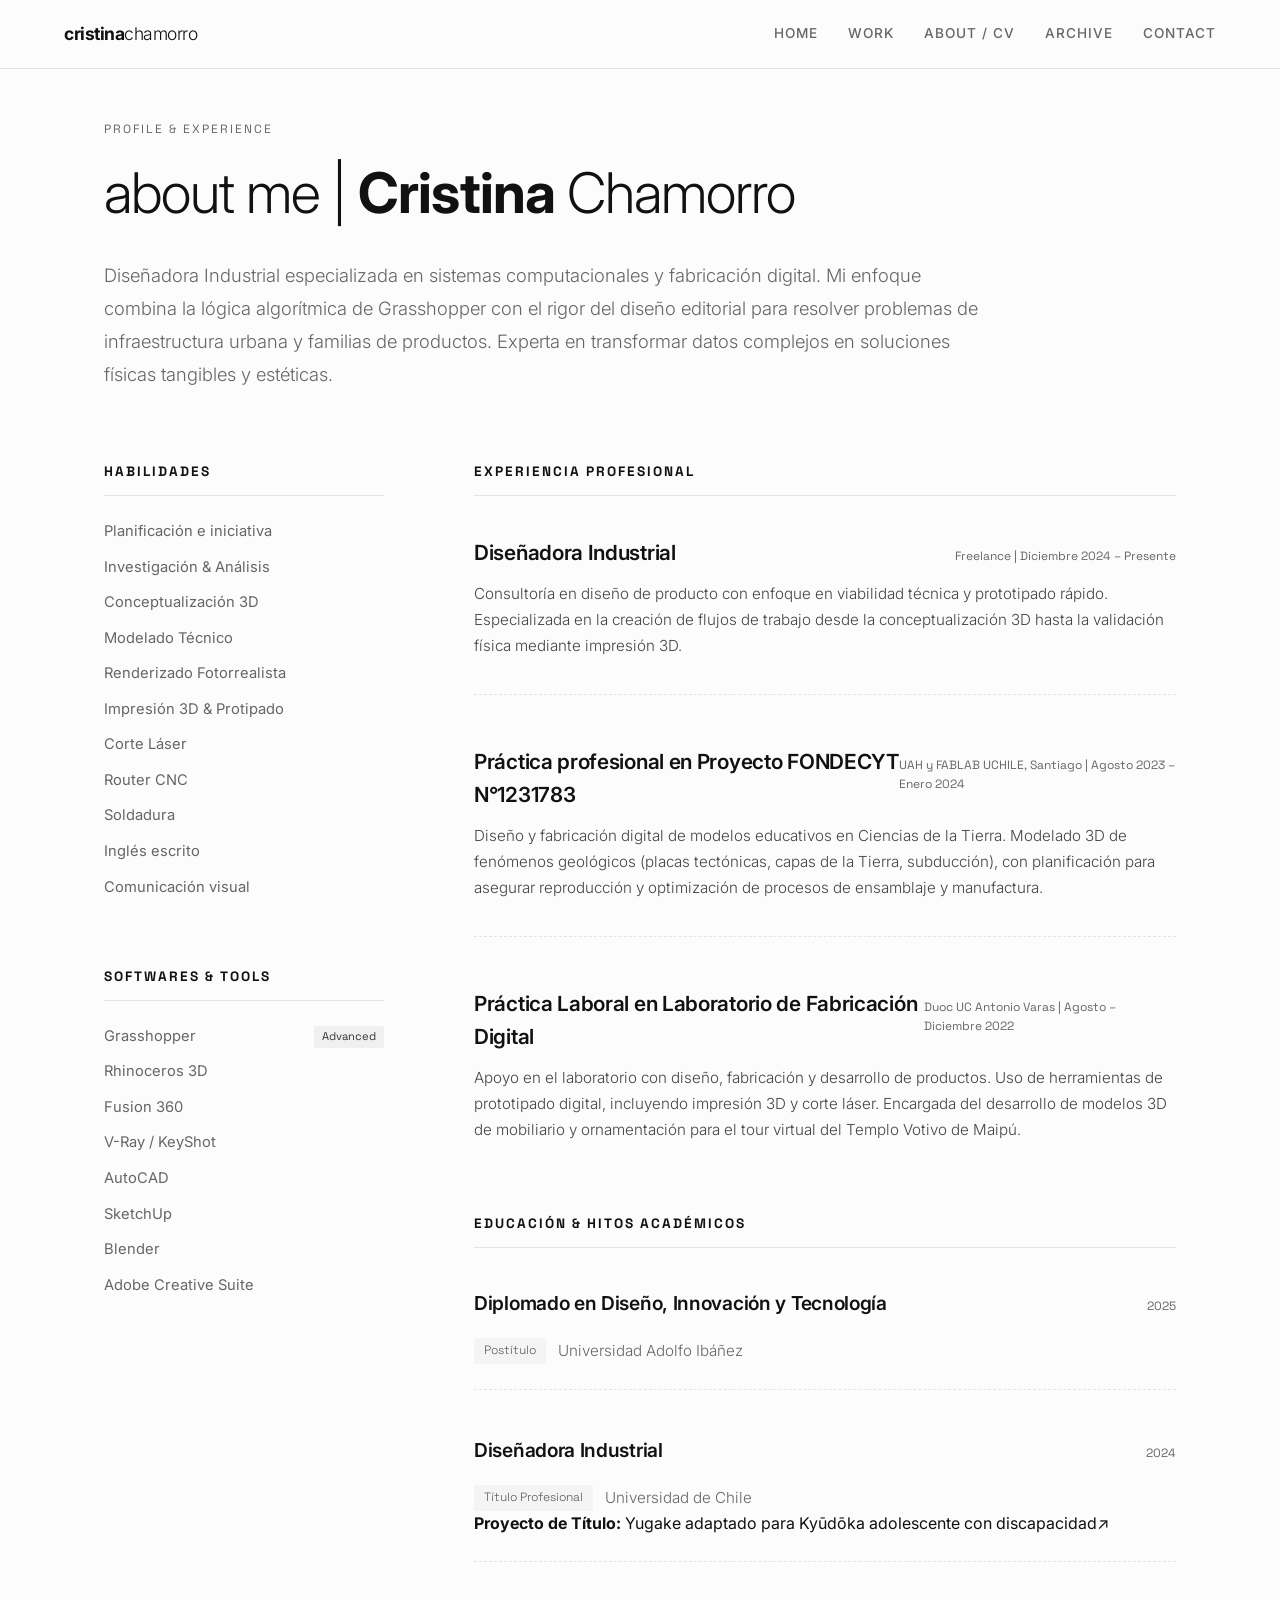
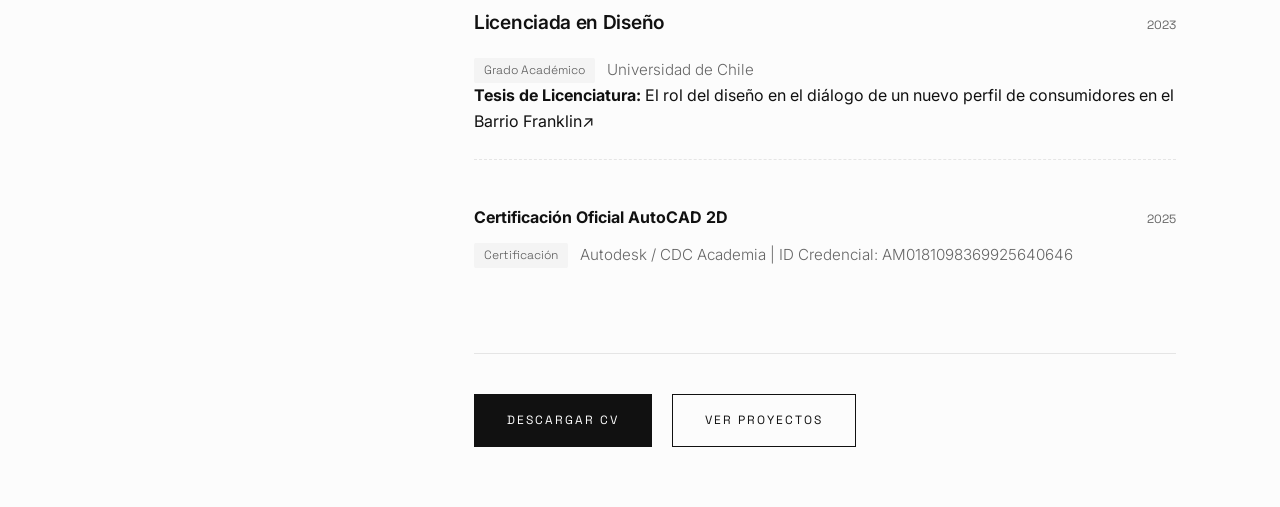
<file: about/index.html>
<!DOCTYPE html>
<html lang="es">
<head>
    <meta charset="UTF-8">
    <meta name="viewport" content="width=device-width, initial-scale=1.0">

    <meta name="robots" content="noindex, nofollow">
    
    <title>About / CV — Cristina Chamorro</title>
    <link rel="stylesheet" href="../style.css">
</head>
<body id="about-page">

    <!-- NAVEGACIÓN -->
    <nav class="main-nav">
        <a href="../" class="nav-logo"><strong>cristina</strong>chamorro</a>
        <div class="nav-links">
            <a href="../">Home</a>
            <a href="../work/">Work</a>
            <a href="./" class="active">About / CV</a>
            <a href="../archive/">Archive</a>
            <a href="mailto:cristinachamorro21@gmail.com" class="nav-contact">Contact</a>
        </div>
    </nav>

    <main class="contenedor">
        
        <!-- HEADER / INTRODUCCIÓN -->
        <header class="cv-header">
            <span class="section-label">Profile & Experience</span>
            <h1>about me | <b>Cristina</b> Chamorro</h1>
            <p class="cv-intro">
                Diseñadora Industrial especializada en sistemas computacionales y fabricación digital. Mi enfoque combina la lógica algorítmica de Grasshopper con el rigor del diseño editorial para resolver problemas de infraestructura urbana y familias de productos. Experta en transformar datos complejos en soluciones físicas tangibles y estéticas.
            </p>
        </header>

        <!-- GRID PRINCIPAL DE 2 COLUMNAS -->
        <div class="cv-grid">
            
            <!-- COLUMNA IZQUIERDA: SIDEBAR -->
            <aside class="cv-sidebar">
                
                <div class="skills-block">
                    <h2>Habilidades</h2>
                    <ul>
                        <li>Planificación e iniciativa</li>
                        <li>Investigación & Análisis</li>
                        <li>Conceptualización 3D</li>
                        <li>Modelado Técnico</li>
                        <li>Renderizado Fotorrealista</li>
                        <li>Impresión 3D & Protipado</li>
                        <li>Corte Láser</li>
                        <li>Router CNC</li>
                        <li>Soldadura</li>
                        <li>Inglés escrito</li>
                        <li>Comunicación visual</li>
                    </ul>
                </div>

                <div class="skills-block tech-list">
                    <h2>Softwares & Tools</h2>
                    <ul>
                        <li>Grasshopper <span>Advanced</span></li>
                        <li>Rhinoceros 3D</li>
                        <li>Fusion 360</li>
                        <li>V-Ray / KeyShot</li>
                        <li>AutoCAD</li>
                        <li>SketchUp</li>
                        <li>Blender</li>
                        <li>Adobe Creative Suite</li>
                    </ul>
                </div>

            </aside>

            <!-- COLUMNA DERECHA: EXPERIENCIA & EDUCACIÓN -->
            <section class="cv-main-content">
                
                <h2 class="section-subtitle">Experiencia Profesional</h2>

                <article class="experience-item">
                    <div class="exp-header">
                        <h3>Diseñadora Industrial</h3>
                        <span class="exp-date">Freelance | Diciembre 2024 – Presente</span>
                    </div>
                    <p>Consultoría en diseño de producto con enfoque en viabilidad técnica y prototipado rápido. Especializada en la creación de flujos de trabajo desde la conceptualización 3D hasta la validación física mediante impresión 3D.</p>
                </article>

                <article class="experience-item">
                    <div class="exp-header">
                        <h3>Práctica profesional en Proyecto FONDECYT N°1231783</h3>
                        <span class="exp-date">UAH y FABLAB UCHILE, Santiago | Agosto 2023 – Enero 2024</span>
                    </div>
                    <p>Diseño y fabricación digital de modelos educativos en Ciencias de la Tierra. Modelado 3D de fenómenos geológicos (placas tectónicas, capas de la Tierra, subducción), con planificación para asegurar reproducción y optimización de procesos de ensamblaje y manufactura.</p>
                </article>

                <article class="experience-item">
                    <div class="exp-header">
                        <h3>Práctica Laboral en Laboratorio de Fabricación Digital</h3>
                        <span class="exp-date">Duoc UC Antonio Varas | Agosto – Diciembre 2022</span>
                    </div>
                    <p>Apoyo en el laboratorio con diseño, fabricación y desarrollo de productos. Uso de herramientas de prototipado digital, incluyendo impresión 3D y corte láser. Encargada del desarrollo de modelos 3D de mobiliario y ornamentación para el tour virtual del Templo Votivo de Maipú.</p>
                </article>


<section class="education-section">
    <h2 class="section-subtitle edu-subtitle">Educación & Hitos Académicos</h2>

    <!-- DIPLOMADO -->
    <article class="education-item">
        <div class="exp-header">
            <h3>Diplomado en Diseño, Innovación y Tecnología</h3>
            <span class="exp-date">2025</span>
        </div>
        <div class="edu-institution">
            <span class="badge">Postítulo</span>
            <p>Universidad Adolfo Ibáñez</p>
        </div>
    </article>

    <!-- TÍTULO PROFESIONAL -->
    <article class="education-item">
        <div class="exp-header">
            <h3>Diseñadora Industrial</h3>
            <span class="exp-date">2024</span>
        </div>
        <div class="edu-institution">
            <span class="badge">Título Profesional</span>
            <p>Universidad de Chile</p>
        </div>
        <p class="project-link-wrapper">
            <strong>Proyecto de Título:</strong> 
            <a href="../proyectos/yugake.html" class="inline-link">
                
Yugake adaptado para Kyūdōka adolescente con discapacidad<span class="arrow">↗</span>
            </a>
        </p>
    </article>

    <!-- LICENCIATURA -->
    <article class="education-item">
        <div class="exp-header">
            <h3>Licenciada en Diseño</h3>
            <span class="exp-date">2023</span>
        </div>
        <div class="edu-institution">
            <span class="badge">Grado Académico</span>
            <p>Universidad de Chile</p>
        </div>
        <p class="project-link-wrapper">
            <strong>Tesis de Licenciatura:</strong> 
            <a href="/proyectos/franklin.html" class="inline-link">
                
El rol del diseño en el diálogo de un nuevo perfil de consumidores en el Barrio Franklin<span class="arrow">↗</span>
            </a>
        </p>
    </article>

    <!-- CERTIFICACIÓN -->
<article class="education-item">
    <div class="exp-header">
        <h4>Certificación Oficial AutoCAD 2D</h4>
        <span class="exp-date">2025</span> <!-- O el año en que te certificaste -->
    </div>
    <div class="edu-institution">
        <span class="badge">Certificación</span>
        <p>Autodesk / CDC Academia | ID Credencial: AM0181098369925640646</p>
    <p class="cert-code" style="margin-top: 6px;"></p>
</article>
</section>

                <!-- BOTONES DE ACCIÓN (FOOTER DEL CV) -->
                <div class="cv-actions">
                    <a href="../cv-cristina-chamorro.pdf" class="btn-cv" download>Descargar CV</a>
                    <a href="../work/" class="btn-cv btn-outline">Ver Proyectos</a>
                </div>
            </section>

        </div>
    </main>

</body>
</html>
</file>
<file: style.css>
/* ==========================================================================
   1. VARIABLES Y CONFIGURACIÓN GLOBAL
   ========================================================================== */
@import url('https://fonts.googleapis.com/css2?family=Inter:wght@300;400;500;600;700&family=Space+Grotesk:wght@400;600;700&display=swap');

:root {
  /* Paleta Editorial & Contraste */
  --bg-color: #fcfcfc;          /* Off-white editorial */
  --text-primary: #111111;      /* Negro sobrio */
  --text-secondary: #666666;    /* Gris técnico */
  --border-color: #e5e5e5;      /* Líneas delgadas de separación */
  --accent-hover: #000000;
  
  /* Footer Specifics */
  --ft-bg: #f4f4f6;             /* Gris tenue de contraste a ras de suelo */
  --ft-card-bg: #ffffff;
  --ft-border: #e2e2e5;
  
  /* Tipografías */
  --font-main: 'Inter', system-ui, -apple-system, sans-serif;
  --font-tech: 'Space Grotesk', monospace;
}

* {
  margin: 0;
  padding: 0;
  box-sizing: border-box;
}

html {
  width: 100%;
}

body {
  background-color: var(--bg-color);
  color: var(--text-primary);
  font-family: var(--font-main);
  line-height: 1.6;
  -webkit-font-smoothing: antialiased;
  width: 100%;
  min-height: 100vh;
  display: flex;
  flex-direction: column;
}

/* El main absorbe el espacio vertical sobrante para empujar el footer abajo */
main.contenedor {
  flex: 1;
  width: 100%;
  max-width: 1200px;
  margin: 0 auto;
  padding: 120px 5% 60px 5%;
}

a {
  text-decoration: none;
  color: inherit;
}

img {
  display: block;
  max-width: 100%;
}

/* ==========================================================================
   2. BARRA DE NAVEGACIÓN
   ========================================================================== */
.main-nav {
  position: fixed;
  top: 0;
  left: 0;
  width: 100%;
  display: flex;
  justify-content: space-between;
  align-items: center;
  padding: 20px 5%;
  background: rgba(252, 252, 252, 0.9);
  backdrop-filter: blur(10px);
  border-bottom: 1px solid var(--border-color);
  z-index: 1000;
}

.nav-logo {
  font-size: 1.1rem;
  letter-spacing: -0.5px;
  font-weight: 300;
}

.nav-logo strong {
  font-weight: 700;
}

.nav-links {
  display: flex;
  gap: 30px;
  font-size: 0.85rem;
  font-weight: 500;
  text-transform: uppercase;
  letter-spacing: 1px;
}

.nav-links a {
  color: var(--text-secondary);
  transition: color 0.3s ease;
}

.nav-links a:hover {
  color: var(--text-primary);
}

/* ==========================================================================
   3. ENCABEZADOS GENERALES
   ========================================================================== */
.section-header {
  margin-bottom: 50px;
  border-bottom: 1px solid var(--border-color);
  padding-bottom: 20px;
}

.section-label {
  font-family: var(--font-tech);
  font-size: 0.75rem;
  text-transform: uppercase;
  letter-spacing: 2px;
  color: var(--text-secondary);
  display: block;
  margin-bottom: 10px;
}

.section-title {
  font-size: clamp(2rem, 4vw, 3rem);
  font-weight: 300;
  letter-spacing: -1px;
}

/* ==========================================================================
   4. HOME PAGE & PORTFOLIO GRID
   ========================================================================== */
.home-hero {
  padding: 40px 0 60px 0;
}

.hero-tag {
  font-family: var(--font-tech);
  font-size: 0.8rem;
  text-transform: uppercase;
  letter-spacing: 2px;
  color: var(--text-secondary);
  display: block;
  margin-bottom: 20px;
}

.hero-title {
  font-size: clamp(2.2rem, 4.5vw, 3.8rem);
  font-weight: 300;
  line-height: 1.15;
  letter-spacing: -1.5px;
  max-width: 950px;
  margin-bottom: 24px;
}

.hero-subtitle {
  font-size: 1.15rem;
  color: var(--text-secondary);
  font-weight: 300;
  max-width: 680px;
  line-height: 1.7;
}

/* Grilla Principal de Proyectos */
.portfolio-grid {
  display: grid;
  grid-template-columns: 1fr;
  gap: 50px 30px;
  margin-bottom: 90px;
}

@media (min-width: 768px) {
  .portfolio-grid {
    grid-template-columns: repeat(2, 1fr);
  }

  .project-card.card-large {
    grid-column: span 2;
  }
}

.project-card a {
  display: flex;
  flex-direction: column;
  text-decoration: none;
  color: inherit;
}

.card-image-wrapper {
  position: relative;
  width: 100%;
  aspect-ratio: 4 / 3;
  overflow: hidden;
  background-color: #f2f2f2;
  margin-bottom: 16px;
  border: 1px solid var(--border-color);
}

.project-card.card-large .card-image-wrapper {
  aspect-ratio: 16 / 9;
}

.card-image-wrapper img {
  width: 100%;
  height: 100%;
  object-fit: cover;
  filter: grayscale(100%);
  transition: transform 0.6s cubic-bezier(0.16, 1, 0.3, 1), filter 0.4s ease;
}

.project-card:hover .card-image-wrapper img {
  transform: scale(1.02);
  filter: grayscale(0%);
}

.card-meta {
  display: flex;
  flex-direction: column;
  gap: 4px;
}

.card-number {
  font-family: var(--font-tech);
  font-size: 0.9rem;
  font-weight: 600;
  letter-spacing: -0.3px;
  color: var(--text-primary);
}

.card-subtitle {
  font-size: 0.85rem;
  color: var(--text-secondary);
  font-weight: 300;
}

/* Tarjeta Editorial de Frase / Cita */
.editorial-quote-card {
  background: #111111;
  color: #ffffff;
  padding: 50px 40px;
  display: flex;
  flex-direction: column;
  justify-content: space-between;
  min-height: 320px;
  border: 1px solid #111111;
}

.editorial-quote-card blockquote {
  font-family: var(--font-main);
  font-size: clamp(1.2rem, 2.5vw, 1.6rem);
  font-weight: 300;
  line-height: 1.4;
  letter-spacing: -0.5px;
}

.editorial-quote-card cite {
  font-family: var(--font-tech);
  font-size: 0.75rem;
  text-transform: uppercase;
  letter-spacing: 2px;
  color: #888888;
  font-style: normal;
  margin-top: 30px;
}

/* ==========================================================================
   5. FOOTER COMPACTO, FULL-WIDTH & A RAS
   ========================================================================== */
.site-footer {
  width: 100%;
  background-color: var(--ft-bg);
  color: var(--text-primary);
  border-top: 1px solid var(--ft-border);
  padding: 2.2rem 5% 1.2rem 5%;
  margin-top: auto;
}

.footer-container {
  width: 100%;
  max-width: 1200px;
  margin: 0 auto;
}

.footer-main-grid {
  display: grid;
  grid-template-columns: 1fr 1fr;
  gap: 3rem;
  align-items: start;
  margin-bottom: 2rem;
}

/* Texto & Pitch Izquierda */
.cta-subtitle {
  font-family: var(--font-tech);
  font-size: 0.75rem;
  color: var(--text-secondary);
  text-transform: uppercase;
  letter-spacing: 0.05em;
  display: block;
  margin-bottom: 0.5rem;
}

.cta-title {
  font-size: 1.3rem;
  font-weight: 600;
  line-height: 1.35;
  letter-spacing: -0.01em;
  color: var(--text-primary);
  margin-bottom: 0.6rem;
}

.cta-description {
  font-size: 0.85rem;
  color: var(--text-secondary);
  line-height: 1.5;
  margin-bottom: 1.2rem;
  font-weight: 300;
}

.direct-contact-links {
  display: flex;
  flex-direction: column;
  gap: 0.4rem;
}

.contact-link {
  font-size: 0.8rem;
  color: var(--text-primary);
  text-decoration: none;
  font-family: var(--font-tech);
  transition: opacity 0.2s ease;
}

.contact-link span {
  color: var(--text-secondary);
  margin-right: 0.4rem;
}

.contact-link:hover {
  opacity: 0.6;
}

/* Formulario Minimalista Derecha */
.footer-form-wrapper {
  background-color: var(--ft-card-bg);
  padding: 1.4rem;
  border-radius: 6px;
  border: 1px solid var(--border-color);
  box-shadow: 0 2px 8px rgba(0, 0, 0, 0.02);
}

.footer-form {
  display: flex;
  flex-direction: column;
  gap: 0.7rem;
}

.form-group {
  display: flex;
  flex-direction: column;
  gap: 0.25rem;
}

.form-group label {
  font-size: 0.68rem;
  font-family: var(--font-tech);
  text-transform: uppercase;
  color: var(--text-secondary);
  letter-spacing: 0.03em;
}

.form-group input,
.form-group textarea {
  width: 100%;
  padding: 0.5rem 0.75rem;
  border: 1px solid var(--border-color);
  border-radius: 4px;
  background-color: #fafafa;
  font-family: var(--font-main);
  font-size: 0.82rem;
  color: var(--text-primary);
  outline: none;
  transition: border-color 0.2s ease, background-color 0.2s ease;
}

.form-group input:focus,
.form-group textarea:focus {
  border-color: var(--text-primary);
  background-color: #ffffff;
}

.form-submit-btn {
  background-color: var(--text-primary);
  color: #ffffff;
  border: none;
  padding: 0.65rem 1rem;
  border-radius: 4px;
  font-family: var(--font-tech);
  font-size: 0.78rem;
  font-weight: 500;
  cursor: pointer;
  transition: background-color 0.2s ease, transform 0.1s ease;
  margin-top: 0.2rem;
}

.form-submit-btn:hover {
  background-color: #333333;
}

.form-submit-btn:active {
  transform: scale(0.99);
}

/* Barra Inferior A Ras */
.footer-bottom-bar {
  padding-top: 1rem;
  border-top: 1px solid var(--ft-border);
  display: flex;
  justify-content: space-between;
  align-items: center;
  flex-wrap: wrap;
  gap: 0.8rem;
  font-size: 0.75rem;
  color: var(--text-secondary);
}

.footer-socials a {
  color: var(--text-primary);
  text-decoration: none;
  font-family: var(--font-tech);
}

.footer-socials a:hover {
  text-decoration: underline;
}

.dot-sep {
  margin: 0 0.3rem;
  color: #cccccc;
}

.copyright-text {
  font-family: var(--font-tech);
}

/* ==========================================================================
   6. WORK PAGE (EDITORIAL GRID COMPACTA)
   ========================================================================== */
.editorial-grid {
  display: grid;
  grid-template-columns: 1fr;
  gap: 60px 40px;
  align-items: start;
}

@media (min-width: 900px) {
  .editorial-grid {
    grid-template-columns: repeat(3, 1fr);
  }

  .project-card.feat-wide {
    grid-column: span 2;
  }

  .project-card.feat-tall .card-image-wrapper {
    height: 520px;
  }
}

/* ==========================================================================
   7. ABOUT / CV PAGE
   ========================================================================== */
#about-page .cv-header {
  margin-bottom: 70px;
}

#about-page .cv-header h1 {
  font-size: clamp(2.2rem, 5vw, 3.5rem);
  font-weight: 300;
  margin-bottom: 20px;
  letter-spacing: -1px;
}

#about-page .cv-intro {
  font-size: 1.15rem;
  color: var(--text-secondary);
  max-width: 880px;
  font-weight: 300;
  line-height: 1.8;
}

.cv-grid {
  display: grid;
  grid-template-columns: 1fr;
  gap: 70px;
}

@media (min-width: 850px) {
  .cv-grid {
    grid-template-columns: 280px 1fr; 
    gap: 90px;
  }
}

.cv-sidebar {
  display: flex;
  flex-direction: column;
  gap: 55px;
}

.skills-block h2 {
  font-family: var(--font-tech);
  font-size: 0.85rem;
  text-transform: uppercase;
  letter-spacing: 2px;
  border-bottom: 1px solid var(--border-color);
  padding-bottom: 12px;
  margin-bottom: 24px;
}

.skills-block ul {
  list-style: none;
}

.skills-block li {
  font-size: 0.92rem;
  color: var(--text-secondary);
  margin-bottom: 12px;
  display: flex;
  justify-content: space-between;
  align-items: center;
}

.tech-list li span {
  font-family: var(--font-tech);
  font-size: 0.7rem;
  background: #f0f0f0;
  padding: 2px 8px;
  border-radius: 2px;
  color: #333;
}

.section-subtitle {
  font-family: var(--font-tech);
  font-size: 0.85rem;
  text-transform: uppercase;
  letter-spacing: 2px;
  margin-bottom: 40px;
  border-bottom: 1px solid var(--border-color);
  padding-bottom: 12px;
}

.edu-subtitle {
  margin-top: 70px;
}

.experience-item {
  margin-bottom: 50px;
  padding-bottom: 35px;
  border-bottom: 1px dashed var(--border-color);
}

.experience-item:last-of-type {
  border-bottom: none;
  padding-bottom: 0;
}

.exp-header {
  display: flex;
  flex-direction: column;
  margin-bottom: 12px;
}

@media (min-width: 600px) {
  .exp-header {
    flex-direction: row;
    justify-content: space-between;
    align-items: baseline;
  }
}

.exp-header h3 {
  font-size: 1.3rem;
  font-weight: 600;
  letter-spacing: -0.3px;
}

.exp-date {
  font-family: var(--font-tech);
  font-size: 0.75rem;
  color: var(--text-secondary);
}

.experience-item p {
  font-size: 0.95rem;
  color: #444;
  font-weight: 300;
  line-height: 1.7;
}

/* Educación */
.education-item {
  margin-bottom: 45px;
  padding-bottom: 25px;
  border-bottom: 1px dashed var(--border-color);
}

.education-item:last-of-type {
  border-bottom: none;
  margin-bottom: 60px;
}

.education-item h3 {
  font-size: 1.2rem;
  font-weight: 600;
  letter-spacing: -0.3px;
  margin-bottom: 8px;
}

.edu-institution {
  font-size: 0.95rem;
  color: var(--text-secondary);
  font-weight: 300;
  display: flex;
  gap: 12px;
  align-items: center;
}

.edu-institution span {
  font-family: var(--font-tech);
  font-size: 0.75rem;
  background: #f4f4f4;
  padding: 3px 10px;
  border-radius: 2px;
  color: #555;
}

/* Botones CV */
.cv-actions {
  display: flex;
  flex-wrap: wrap;
  gap: 20px;
  margin-top: 50px;
  padding-top: 40px;
  border-top: 1px solid var(--border-color);
}

.btn-cv {
  font-family: var(--font-tech);
  font-size: 0.75rem;
  text-transform: uppercase;
  letter-spacing: 2px;
  padding: 16px 32px;
  border: 1px solid #111;
  background: #111;
  color: #fff;
  text-decoration: none;
  transition: all 0.3s ease;
  display: inline-block;
}

.btn-cv:hover {
  background: #333;
  transform: translateY(-2px);
}

.btn-cv.btn-outline {
  background: transparent;
  color: #111;
}

.btn-cv.btn-outline:hover {
  background: #111;
  color: #fff;
}

/* ==========================================================================
   8. PÁGINA INDIVIDUAL DE PROYECTO (PROJECT SINGLE)
   ========================================================================== */
.project-meta-top {
  display: flex;
  justify-content: space-between;
  align-items: center;
  margin-bottom: 12px;
}

.project-year {
  font-family: var(--font-tech);
  font-size: 0.8rem;
  color: var(--text-secondary);
}

.project-title {
  font-size: clamp(2.2rem, 5vw, 3.8rem);
  font-weight: 300;
  line-height: 1.1;
  letter-spacing: -1.5px;
  margin-bottom: 45px;
}

/* Ficha de Metadatos (Spec Grid) */
.project-spec-grid {
  display: grid;
  grid-template-columns: repeat(2, 1fr);
  gap: 24px;
  padding: 30px 0;
  border-top: 1px solid var(--border-color);
  border-bottom: 1px solid var(--border-color);
  margin-bottom: 60px;
}

@media (min-width: 768px) {
  .project-spec-grid {
    grid-template-columns: repeat(4, 1fr);
  }
}

.spec-label {
  font-family: var(--font-tech);
  font-size: 0.7rem;
  text-transform: uppercase;
  letter-spacing: 1.5px;
  color: var(--text-secondary);
  display: block;
  margin-bottom: 6px;
}

.spec-item p {
  font-size: 0.9rem;
  font-weight: 500;
}

/* Hero Media del Proyecto */
.project-hero-media {
  margin-bottom: 70px;
}

.project-hero-media img {
  width: 100%;
  max-height: 75vh;
  object-fit: cover;
  background: #f0f0f0;
  border: 1px solid var(--border-color);
}

.media-caption {
  font-family: var(--font-tech);
  font-size: 0.75rem;
  color: var(--text-secondary);
  margin-top: 12px;
}

/* Narrativa y Texto del Proyecto */
.project-narrative {
  display: grid;
  grid-template-columns: 1fr;
  gap: 40px;
  margin-bottom: 90px;
}

@media (min-width: 768px) {
  .project-narrative {
    grid-template-columns: 1fr 1fr;
    gap: 60px;
  }
}

.narrative-col h2 {
  font-family: var(--font-tech);
  font-size: 0.85rem;
  text-transform: uppercase;
  letter-spacing: 1.5px;
  margin-bottom: 16px;
}

.narrative-col p {
  font-size: 1.05rem;
  font-weight: 300;
  line-height: 1.8;
  color: #333;
}

/* Galería de Fotos / Proceso */
.project-gallery {
  display: grid;
  grid-template-columns: 1fr;
  gap: 40px;
  margin-bottom: 100px;
}

@media (min-width: 768px) {
  .project-gallery {
    grid-template-columns: 1fr 1fr;
  }

  .gallery-item.item-wide {
    grid-column: span 2;
  }
}

.gallery-item img {
  width: 100%;
  height: auto;
  background: #f0f0f0;
  border: 1px solid var(--border-color);
}

.gallery-item figcaption {
  font-family: var(--font-tech);
  font-size: 0.75rem;
  color: var(--text-secondary);
  margin-top: 10px;
}

/* Navegador Inferior entre Proyectos */
.project-footer-nav {
  display: flex;
  justify-content: space-between;
  align-items: center;
  padding-top: 40px;
  border-top: 1px solid var(--border-color);
  margin-top: 80px;
}

.nav-back {
  font-family: var(--font-tech);
  font-size: 0.8rem;
  text-transform: uppercase;
  letter-spacing: 1px;
}

.nav-next {
  text-align: right;
}

.next-label {
  font-family: var(--font-tech);
  font-size: 0.75rem;
  color: var(--text-secondary);
  display: block;
}

.next-title {
  font-size: 1.1rem;
  font-weight: 600;
}


/* ----------------VIDEO-------------

/* ==========================================================================
   CONTENEDOR DE VIDEO CONTROLADO & RESPONSIVO
   ========================================================================== */

/* Wrapper principal que le da marco y márgenes verticales */
.project-media-wrapper {
    width: 100%;
    margin: 2.5rem 0;
    display: flex;
    flex-direction: column;
    align-items: center;
}

/* Limitador de tamaño para que no ocupe toda la pantalla */
.video-container {
    width: 100%;
    max-width: 900px; /* Ancho máximo controlado (puedes bajarlo a 800px si lo quieres más compacto) */
    max-height: 550px; /* Limite de alto para que no ocupe todo el alto del monitor */
    border-radius: 8px; /* Bordes suaves estilo app/studio */
    overflow: hidden;
    background-color: #f4f4f4; /* Fondo neutro de carga */
    box-shadow: 0 4px 20px rgba(0, 0, 0, 0.05); /* Sombra difusa sutil */
}

/* La etiqueta video para que se adapte al contenedor */
.styled-video {
    width: 100%;
    height: 100%;
    display: block;
    object-fit: cover; /* Ajusta el video sin distorsionar proporciones */
}

/* Estilo para los epígrafes/pies de foto técnicos */
.media-caption {
    width: 100%;
    max-width: 900px;
    font-family: var(--font-mono, monospace);
    font-size: 0.85rem;
    color: #666;
    line-height: 1.4;
    margin-top: 0.75rem;
    text-align: left;
}

/* Ajuste fino para móviles */
@media (max-width: 768px) {
    .video-container {
        max-height: 350px;
        border-radius: 6px;
    }
}

/*--------------FIN VIDEO-----------

/* ==========================================
   9. ARCHIVE SECTION - VISUAL STREAM (TUMBLR VIBE)
   ========================================== */
.archive-container {
  max-width: 1400px;
  margin: 0 auto;
  padding: 120px 24px 60px 24px;
}

.archive-header {
  max-width: 640px;
  margin-bottom: 48px;
}

.archive-title {
  font-family: var(--font-tech);
  font-size: 2.5rem;
  font-weight: 500;
  letter-spacing: -0.02em;
  margin-bottom: 12px;
}

.archive-title span {
  font-size: 1rem;
  opacity: 0.5;
  font-weight: 400;
}

.archive-description {
  font-family: var(--font-main);
  font-size: 1rem;
  line-height: 1.5;
  color: var(--text-secondary);
}

.archive-grid {
  column-count: 3;
  column-gap: 20px;
}

.archive-item {
  break-inside: avoid;
  margin-bottom: 24px;
  display: inline-block;
  width: 100%;
}

.archive-media {
  position: relative;
  overflow: hidden;
  background-color: #111;
  border-radius: 4px;
}

.archive-media img {
  width: 100%;
  height: auto;
  display: block;
  filter: grayscale(100%);
  transition: filter 0.5s cubic-bezier(0.25, 1, 0.5, 1), 
              transform 0.5s cubic-bezier(0.25, 1, 0.5, 1);
}

.archive-item:hover .archive-media img {
  filter: grayscale(0%);
  transform: scale(1.03);
}

.archive-overlay {
  position: absolute;
  top: 0;
  left: 0;
  width: 100%;
  height: 100%;
  padding: 16px;
  box-sizing: border-box;
  display: flex;
  justify-content: space-between;
  align-items: flex-start;
  background: linear-gradient(180deg, rgba(0,0,0,0.6) 0%, rgba(0,0,0,0) 40%);
  opacity: 0;
  transition: opacity 0.3s ease;
  pointer-events: none;
}

.archive-item:hover .archive-overlay {
  opacity: 1;
}

.archive-tag, .archive-date {
  font-family: var(--font-tech);
  font-size: 0.75rem;
  color: #ffffff;
  text-transform: uppercase;
  letter-spacing: 0.05em;
}

.archive-caption {
  font-family: var(--font-main);
  font-size: 0.85rem;
  color: #888;
  margin-top: 8px;
  line-height: 1.4;
}

/* ==========================================================================
   10. RESPONSIVE / MÓVILES Y TABLETS
   ========================================================================== */
@media (max-width: 900px) {
  .archive-grid {
    column-count: 2;
    column-gap: 16px;
  }
}

@media (max-width: 768px) {
  main.contenedor {
    padding-top: 110px;
    padding-left: 20px;
    padding-right: 20px;
  }

  .main-nav {
    flex-direction: column;
    align-items: center;
    padding: 12px 15px;
    gap: 8px;
  }

  .nav-logo {
    font-size: 1rem;
  }

  .nav-links {
    gap: 12px;
    font-size: 0.7rem;
    flex-wrap: wrap;
    justify-content: center;
  }

  .portfolio-grid {
    display: flex;
    flex-direction: column;
    gap: 45px;
  }

  .card-image-wrapper {
    aspect-ratio: 4 / 3;
    margin-bottom: 12px;
  }

  .project-card.card-large .card-image-wrapper {
    aspect-ratio: 4 / 3;
  }

  .editorial-quote-card {
    padding: 30px 24px;
    min-height: auto;
  }

  .editorial-quote-card blockquote {
    font-size: 1.15rem;
  }

  /* Footer en Celular */
  .site-footer {
    padding: 2rem 20px 1.2rem 20px;
  }

  .footer-main-grid {
    grid-template-columns: 1fr;
    gap: 1.8rem;
  }

  .footer-bottom-bar {
    flex-direction: column;
    align-items: flex-start;
    gap: 0.5rem;
  }
}

@media (max-width: 600px) {
  .archive-grid {
    column-count: 1;
  }

  .archive-media img {
    filter: grayscale(0%);
  }

  .archive-overlay {
    opacity: 1;
    background: linear-gradient(180deg, rgba(0,0,0,0.4) 0%, rgba(0,0,0,0) 50%);
  }
}
</file>
